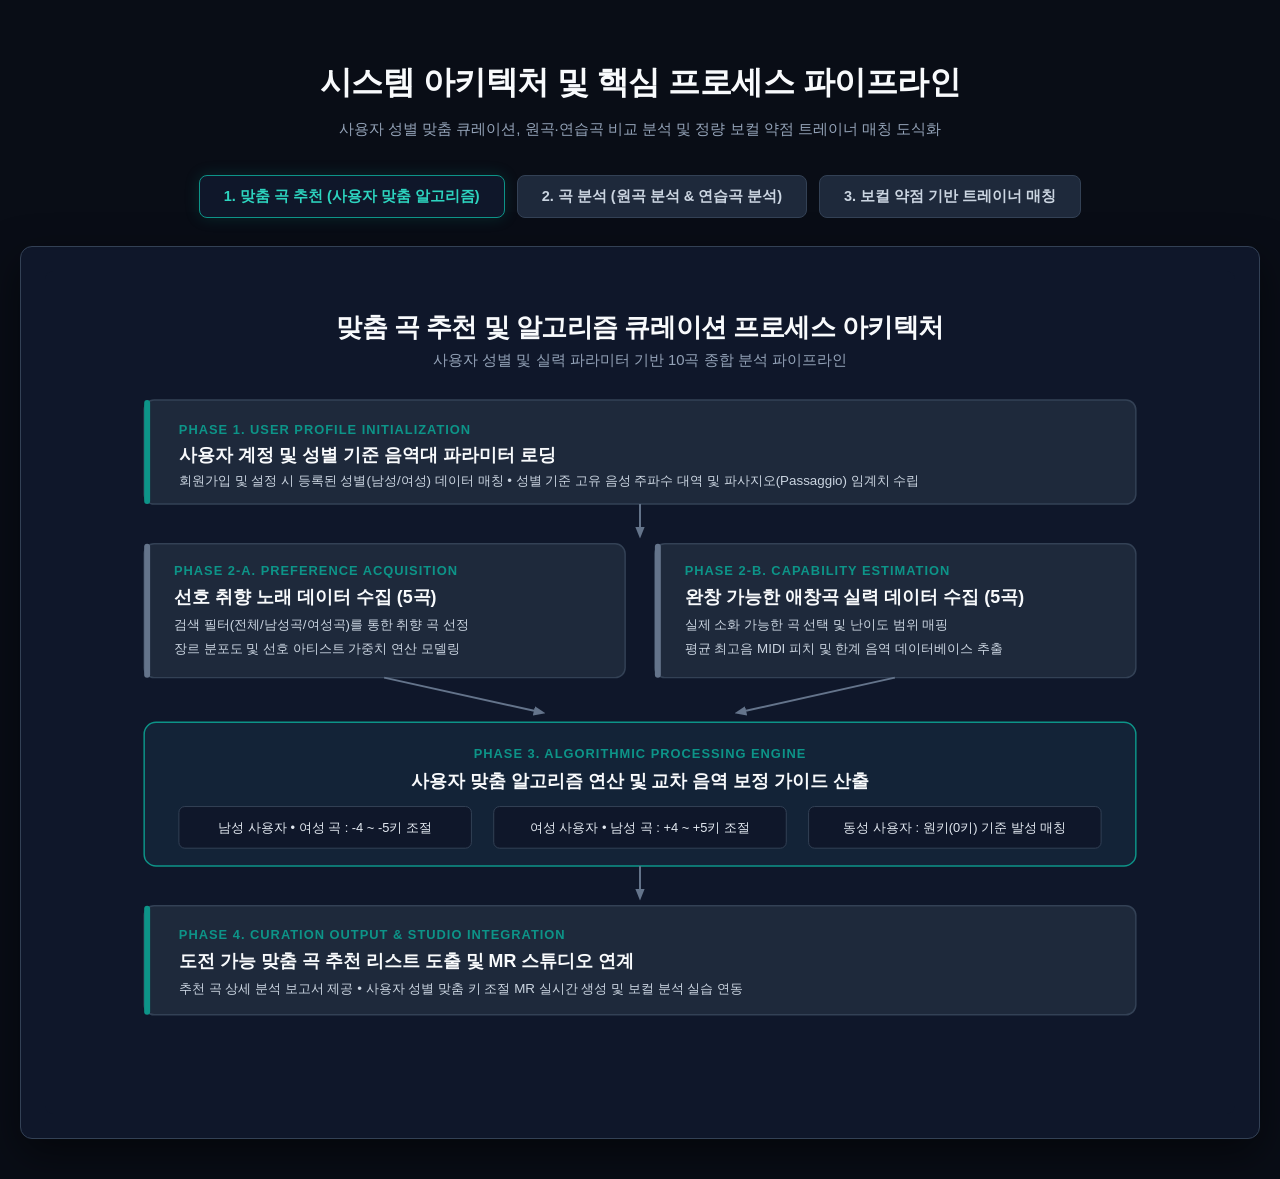
<file: diagrams_viewer.html>
<!DOCTYPE html>
<html lang="ko">
<head>
  <meta charset="UTF-8">
  <title>내일의 보컬 - 시스템 아키텍처 및 프로세스 도식화</title>
  <style>
    body {
      background: #090d16;
      color: #f8fafc;
      font-family: -apple-system, BlinkMacSystemFont, 'Segoe UI', Roboto, 'Helvetica Neue', Arial, sans-serif;
      margin: 0;
      padding: 40px 20px;
      text-align: center;
    }
    h1 { font-size: 32px; font-weight: 700; color: #f8fafc; letter-spacing: -0.5px; margin-bottom: 8px; }
    p { color: #94a3b8; font-size: 15px; margin-bottom: 36px; }
    .nav-tabs { display: flex; justify-content: center; gap: 12px; margin-bottom: 28px; flex-wrap: wrap; }
    .tab-btn {
      padding: 11px 24px; font-size: 14.5px; font-weight: 600; border-radius: 8px; border: 1px solid #334155; background: #1e293b; color: #cbd5e1; cursor: pointer; transition: all 0.2s;
    }
    .tab-btn.active { background: #0f172a; border-color: #0d9488; color: #2dd4bf; box-shadow: 0 0 15px rgba(13, 148, 136, 0.2); }
    .diagram-container { max-width: 1240px; margin: 0 auto; background: #0f172a; border: 1px solid #334155; border-radius: 12px; padding: 24px; box-shadow: 0 15px 40px rgba(0,0,0,0.5); }
    object { width: 100%; height: auto; border-radius: 8px; display: block; }
  </style>
</head>
<body>
  <h1>시스템 아키텍처 및 핵심 프로세스 파이프라인</h1>
  <p>사용자 성별 맞춤 큐레이션, 원곡·연습곡 비교 분석 및 정량 보컬 약점 트레이너 매칭 도식화</p>

  <div class="nav-tabs">
    <button class="tab-btn active" onclick="showTab('rec', this)">1. 맞춤 곡 추천 (사용자 맞춤 알고리즘)</button>
    <button class="tab-btn" onclick="showTab('ana', this)">2. 곡 분석 (원곡 분석 &amp; 연습곡 분석)</button>
    <button class="tab-btn" onclick="showTab('match', this)">3. 보컬 약점 기반 트레이너 매칭</button>
    <!-- <button class="tab-btn" onclick="showTab('mr', this)">4. MR 스튜디오 (위상 반전 보컬 제거 &amp; 키/템포 조절)</button> -->
  </div>

  <div id="rec-diagram" class="diagram-container">
    <object data="song_recommendation_process.svg" type="image/svg+xml"></object>
  </div>

  <div id="ana-diagram" class="diagram-container" style="display: none;">
    <object data="song_analysis_process.svg" type="image/svg+xml"></object>
  </div>

  <div id="match-diagram" class="diagram-container" style="display: none;">
    <object data="trainer_matching_process.svg" type="image/svg+xml"></object>
  </div>

  <div id="mr-diagram" class="diagram-container" style="display: none;">
    <object data="mr_production_process.svg" type="image/svg+xml"></object>
  </div>

  <script>
    function showTab(tab, btn) {
      document.querySelectorAll('.tab-btn').forEach(b => b.classList.remove('active'));
      btn.classList.add('active');
      document.getElementById('rec-diagram').style.display = tab === 'rec' ? 'block' : 'none';
      document.getElementById('ana-diagram').style.display = tab === 'ana' ? 'block' : 'none';
      document.getElementById('match-diagram').style.display = tab === 'match' ? 'block' : 'none';
      document.getElementById('mr-diagram').style.display = tab === 'mr' ? 'block' : 'none';
    }
  </script>
</body>
</html>
</file>
